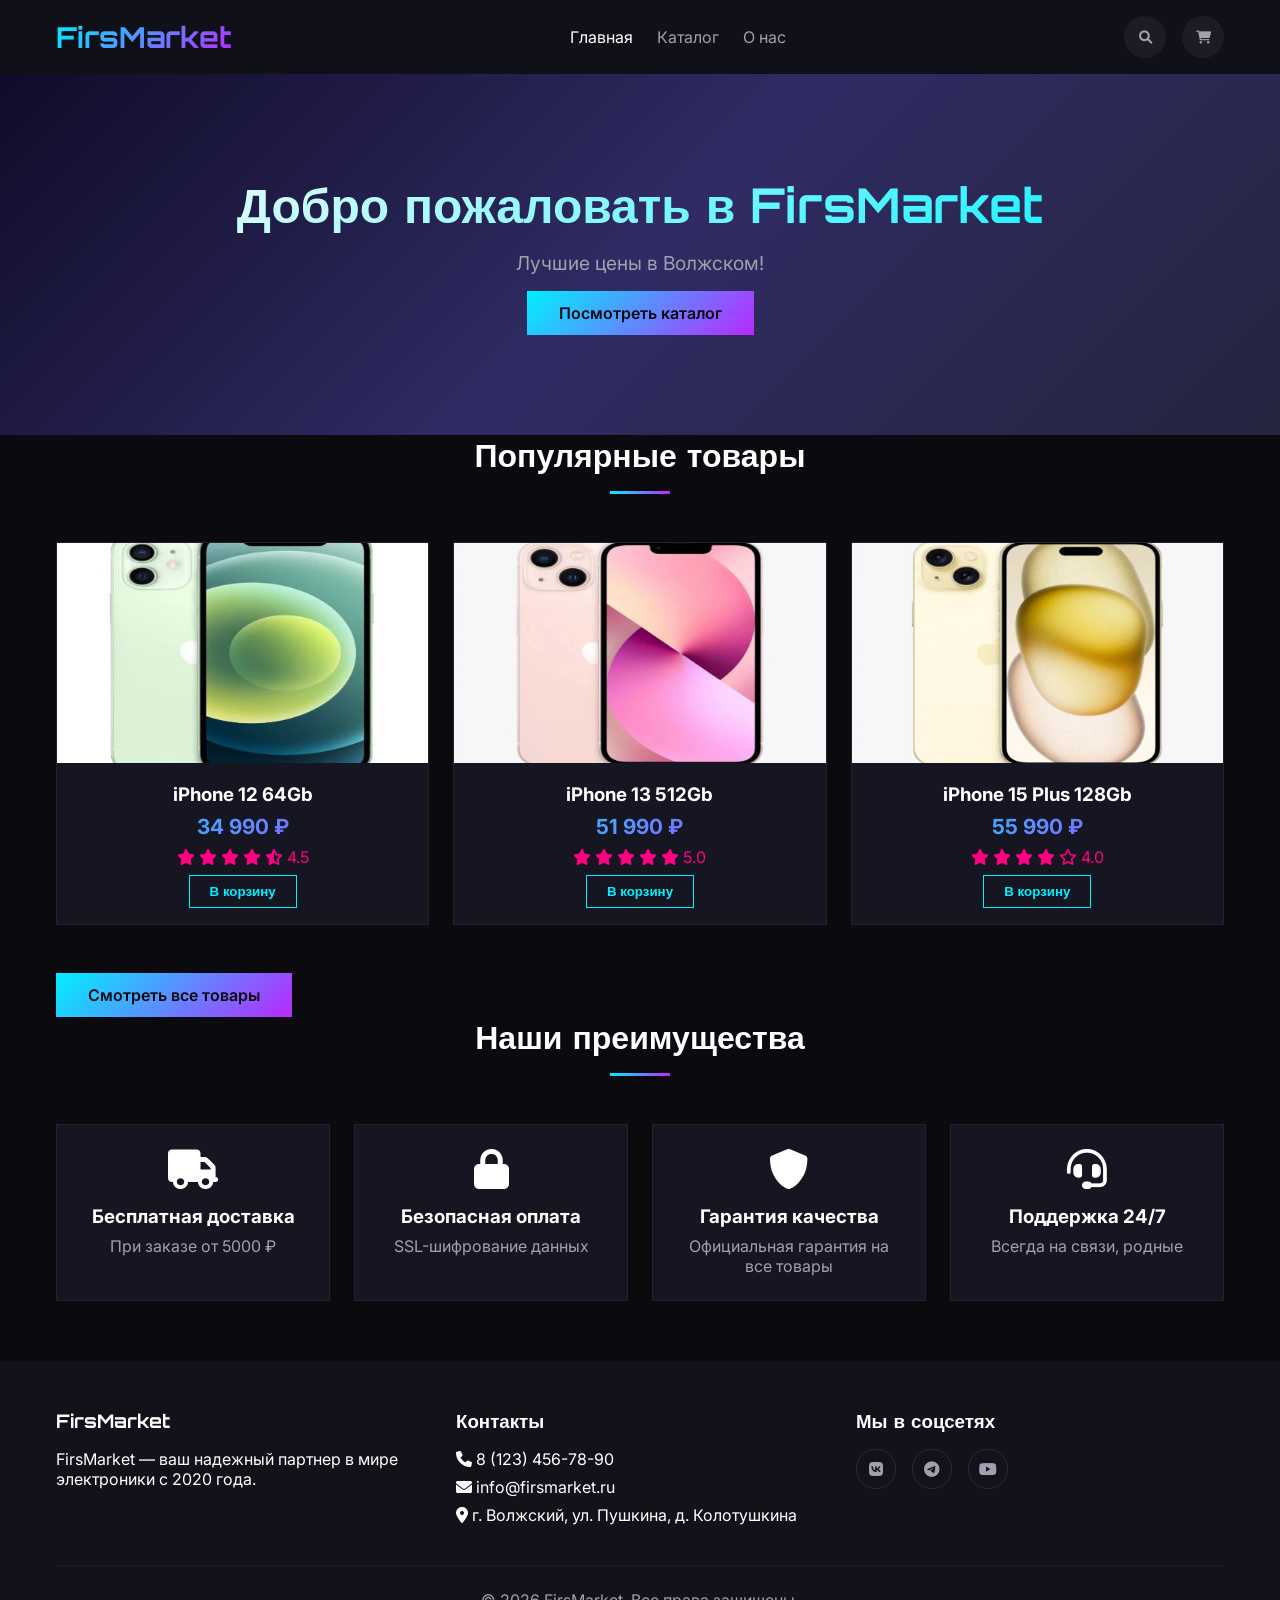
<file: index.html>
<!DOCTYPE html>
<html lang="ru">
  <head>
    <meta charset="UTF-8" />
    <meta name="viewport" content="width=device-width, initial-scale=1.0" />
    <title>FirsMarket - Главная</title>
    <link rel="stylesheet" href="style.css" />
    <link rel="stylesheet" href="https://cdnjs.cloudflare.com/ajax/libs/font-awesome/6.0.0/css/all.min.css" />
  </head>
  <body>
    <header>
      <nav class="navbar">
        <div class="container">
          <div class="logo">
            <a href="index.html">FirsMarket</a>
          </div>
          <ul class="nav-menu">
            <li><a href="index.html" class="active">Главная</a></li>
            <li><a href="catalog.html">Каталог</a></li>
            <li><a href="about.html">О нас</a></li>
          </ul>
          <div class="nav-icons">
            <button><i class="fas fa-search"></i></button>
            <button><i class="fas fa-shopping-cart"></i></button>
          </div>
          <div class="menu-toggle">
            <span></span>
            <span></span>
            <span></span>
          </div>
        </div>
      </nav>
    </header>

    <section class="hero">
      <div class="container">
        <h1>Добро пожаловать в FirsMarket</h1>
        <p>Лучшие цены в Волжском!</p>
        <a href="catalog.html" class="btn btn-primary">Посмотреть каталог</a>
      </div>
    </section>

    <section class="popular-products">
      <div class="container">
        <h2 class="section-title">Популярные товары</h2>
        <div class="products-grid">
          <div class="product-card">
            <img src="img/product-1.jpg" alt="iPhone 12 64Gb" />
            <h3>iPhone 12 64Gb</h3>
            <div class="price">34 990 ₽</div>
            <div class="rating">
              <i class="fas fa-star"></i>
              <i class="fas fa-star"></i>
              <i class="fas fa-star"></i>
              <i class="fas fa-star"></i>
              <i class="fas fa-star-half-alt"></i>
              <span>4.5</span>
            </div>
            <button class="btn">В корзину</button>
          </div>

          <div class="product-card">
            <img src="img/product-2.jpg" alt="iPhone 13 512Gb" />
            <h3>iPhone 13 512Gb</h3>
            <div class="price">51 990 ₽</div>
            <div class="rating">
              <i class="fas fa-star"></i>
              <i class="fas fa-star"></i>
              <i class="fas fa-star"></i>
              <i class="fas fa-star"></i>
              <i class="fas fa-star"></i>
              <span>5.0</span>
            </div>
            <button class="btn">В корзину</button>
          </div>

          <div class="product-card">
            <img src="img/product-3.jpg" alt="iPhone 15 Plus 128Gb" />
            <h3>iPhone 15 Plus 128Gb</h3>
            <div class="price">55 990 ₽</div>
            <div class="rating">
              <i class="fas fa-star"></i>
              <i class="fas fa-star"></i>
              <i class="fas fa-star"></i>
              <i class="fas fa-star"></i>
              <i class="far fa-star"></i>
              <span>4.0</span>
            </div>
            <button class="btn">В корзину</button>
          </div>
        </div>
        <div class="text-center">
          <a href="catalog.html" class="btn btn-primary">Смотреть все товары</a>
        </div>
      </div>
    </section>

    <section class="benefits">
      <div class="container">
        <h2 class="section-title">Наши преимущества</h2>
        <div class="benefits-grid">
          <div class="benefit-item">
            <i class="fas fa-truck"></i>
            <h3>Бесплатная доставка</h3>
            <p>При заказе от 5000 ₽</p>
          </div>
          <div class="benefit-item">
            <i class="fas fa-lock"></i>
            <h3>Безопасная оплата</h3>
            <p>SSL-шифрование данных</p>
          </div>
          <div class="benefit-item">
            <i class="fas fa-shield-alt"></i>
            <h3>Гарантия качества</h3>
            <p>Официальная гарантия на все товары</p>
          </div>
          <div class="benefit-item">
            <i class="fas fa-headset"></i>
            <h3>Поддержка 24/7</h3>
            <p>Всегда на связи, родные</p>
          </div>
        </div>
      </div>
    </section>

    <footer>
      <div class="container">
        <div class="footer-content">
          <div class="footer-section">
            <h3>FirsMarket</h3>
            <p>FirsMarket — ваш надежный партнер в мире электроники с 2020 года.</p>
          </div>
          <div class="footer-section">
            <h3>Контакты</h3>
            <ul>
              <li><i class="fas fa-phone"></i> 8 (123) 456-78-90</li>
              <li><i class="fas fa-envelope"></i> info@firsmarket.ru</li>
              <li><i class="fas fa-map-marker-alt"></i> г. Волжский, ул. Пушкина, д. Колотушкина</li>
            </ul>
          </div>
          <div class="footer-section">
            <h3>Мы в соцсетях</h3>
            <div class="social-links">
              <a href="#"><i class="fab fa-vk"></i></a>
              <a href="#"><i class="fab fa-telegram"></i></a>
              <a href="#"><i class="fab fa-youtube"></i></a>
            </div>
          </div>
        </div>
        <div class="copyright">
          <p>&copy; 2026 FirsMarket. Все права защищены.</p>
        </div>
      </div>
    </footer>

    <script>
      document.querySelector(".menu-toggle").addEventListener("click", function () {
        document.querySelector(".nav-menu").classList.toggle("active");
      });
    </script>
  </body>
  </html>
</file>
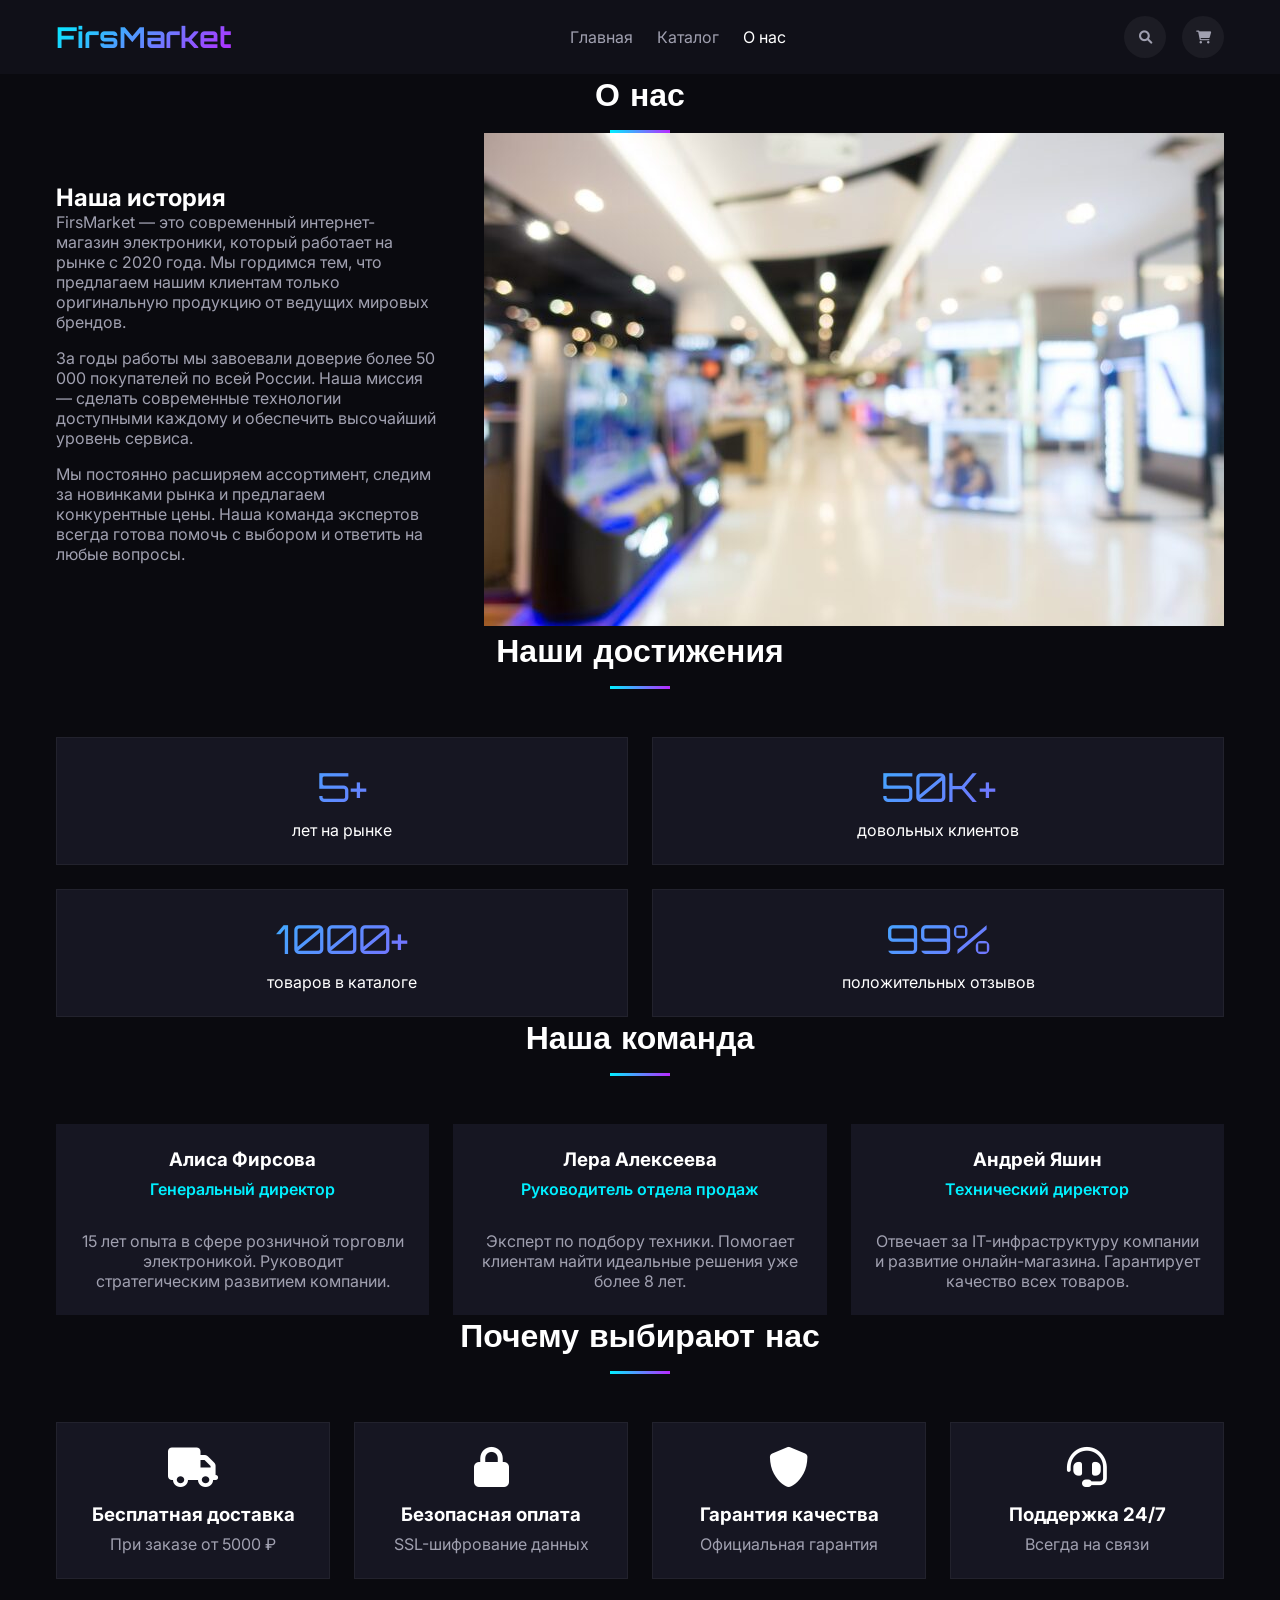
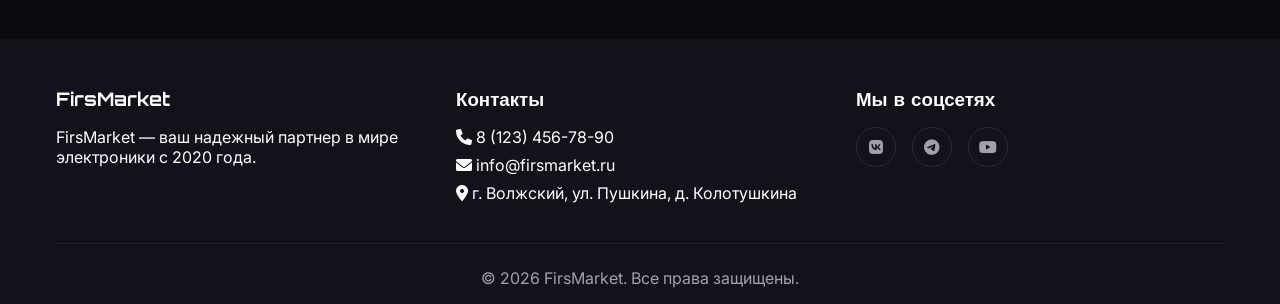
<file: about.html>
<!DOCTYPE html>
<html lang="ru-RU">
  <head>
    <meta charset="UTF-8" />
    <meta name="viewport" content="width=device-width, initial-scale=1.0" />
    <title>FirsMarket - О нас</title>
    <link rel="stylesheet" href="style.css" />
    <link rel="stylesheet" href="https://cdnjs.cloudflare.com/ajax/libs/font-awesome/6.0.0/css/all.min.css" />
  </head>
  <body>
     <header>
      <nav class="navbar">
        <div class="container">
          <div class="logo">
            <a href="index.html">FirsMarket</a>
          </div>
          <ul class="nav-menu">
            <li><a href="index.html">Главная</a></li>
            <li><a href="catalog.html">Каталог</a></li>
            <li><a href="about.html" class="active">О нас</a></li>
          </ul>
          <div class="nav-icons">
            <button><i class="fas fa-search"></i></button>
            <button><i class="fas fa-shopping-cart"></i></button>
          </div>
          <div class="menu-toggle">
            <span></span>
            <span></span>
            <span></span>
          </div>
        </div>
      </nav>
    </header>

    <section class="page-header" style="padding: var(--spacing-xl) 0; background: var(--light-bg)">
      <div class="container">
        <h1 class="section-title" style="margin-bottom: 0">О нас</h1>
      </div>
    </section>

    <section class="about-story">
      <div class="container">
        <div class="about-content">
          <h2>Наша история</h2>
          <p>
            FirsMarket — это современный интернет-магазин электроники, который работает на рынке с 2020 года. Мы гордимся тем, что предлагаем
            нашим клиентам только оригинальную продукцию от ведущих мировых брендов.
          </p>
          <p>
            За годы работы мы завоевали доверие более 50 000 покупателей по всей России. Наша миссия — сделать современные технологии
            доступными каждому и обеспечить высочайший уровень сервиса.
          </p>
          <p>
            Мы постоянно расширяем ассортимент, следим за новинками рынка и предлагаем конкурентные цены. Наша команда экспертов всегда
            готова помочь с выбором и ответить на любые вопросы.
          </p>
        </div>
        <div class="about-image">
          <img src="img/banner.jpg" alt="Наш магазин" />
        </div>
      </div>
    </section>

    <section class="stats" style="padding: var(--spacing-xl) 0; background: var(--light-bg)">
      <div class="container">
        <h2 class="section-title">Наши достижения</h2>
        <div class="stats-grid">
          <div class="stat-item">
            <span class="stat-number">5+</span>
            <span class="stat-label">лет на рынке</span>
          </div>
          <div class="stat-item">
            <span class="stat-number">50K+</span>
            <span class="stat-label">довольных клиентов</span>
          </div>
          <div class="stat-item">
            <span class="stat-number">1000+</span>
            <span class="stat-label">товаров в каталоге</span>
          </div>
          <div class="stat-item">
            <span class="stat-number">99%</span>
            <span class="stat-label">положительных отзывов</span>
          </div>
        </div>
      </div>
    </section>

<section class="team">
  <div class="container">
    <h2 class="section-title">Наша команда</h2>
    <div class="team-grid">
      <div class="team-card">
        <h3>Алиса Фирсова</h3>
        <p class="position">Генеральный директор</p>
        <p>15 лет опыта в сфере розничной торговли электроникой. Руководит стратегическим развитием компании.</p>
      </div>
      <div class="team-card">
        <h3>Лера Алексеева</h3>
        <p class="position">Руководитель отдела продаж</p>
        <p>Эксперт по подбору техники. Помогает клиентам найти идеальные решения уже более 8 лет.</p>
      </div>
      <div class="team-card">
        <h3>Андрей Яшин</h3>
        <p class="position">Технический директор</p>
        <p>Отвечает за IT-инфраструктуру компании и развитие онлайн-магазина. Гарантирует качество всех товаров.</p>
      </div>
    </div>
  </div>
</section>

    <section class="benefits" style="padding-top: 0">
      <div class="container">
        <h2 class="section-title">Почему выбирают нас</h2>
        <div class="benefits-grid">
          <div class="benefit-item">
            <i class="fas fa-truck"></i>
            <h3>Бесплатная доставка</h3>
            <p>При заказе от 5000 ₽</p>
          </div>
          <div class="benefit-item">
            <i class="fas fa-lock"></i>
            <h3>Безопасная оплата</h3>
            <p>SSL-шифрование данных</p>
          </div>
          <div class="benefit-item">
            <i class="fas fa-shield-alt"></i>
            <h3>Гарантия качества</h3>
            <p>Официальная гарантия</p>
          </div>
          <div class="benefit-item">
            <i class="fas fa-headset"></i>
            <h3>Поддержка 24/7</h3>
            <p>Всегда на связи</p>
          </div>
        </div>
      </div>
    </section>
    <footer>
      <div class="container">
        <div class="footer-content">
          <div class="footer-section">
            <h3>FirsMarket</h3>
            <p>FirsMarket — ваш надежный партнер в мире электроники с 2020 года.</p>
          </div>
          <div class="footer-section">
            <h3>Контакты</h3>
            <ul>
              <li><i class="fas fa-phone"></i> 8 (123) 456-78-90</li>
              <li><i class="fas fa-envelope"></i> info@firsmarket.ru</li>
              <li><i class="fas fa-map-marker-alt"></i> г. Волжский, ул. Пушкина, д. Колотушкина</li>
            </ul>
          </div>
          <div class="footer-section">
            <h3>Мы в соцсетях</h3>
            <div class="social-links">
              <a href="#"><i class="fab fa-vk"></i></a>
              <a href="#"><i class="fab fa-telegram"></i></a>
              <a href="#"><i class="fab fa-youtube"></i></a>
            </div>
          </div>
        </div>
        <div class="copyright">
          <p>&copy; 2026 FirsMarket. Все права защищены.</p>
        </div>
      </div>
    </footer>
    <script>
      document.querySelector(".menu-toggle").addEventListener("click", function () {
        document.querySelector(".nav-menu").classList.toggle("active");
      });
    </script>
  </body>
</html>
</file>
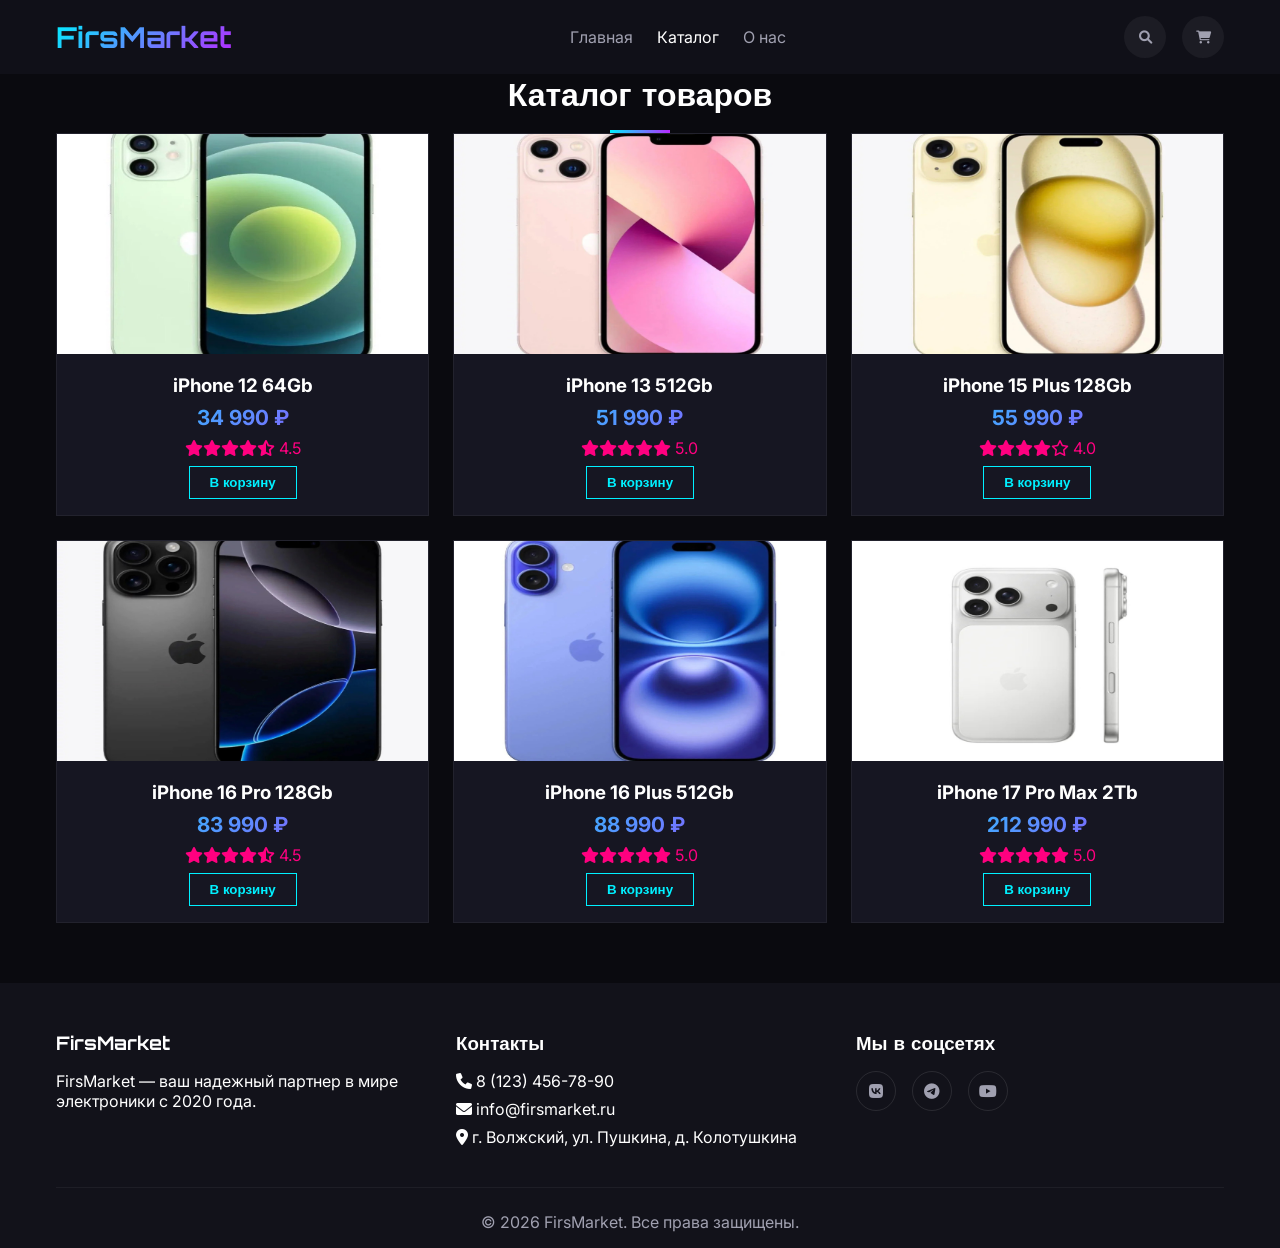
<file: catalog.html>
<!DOCTYPE html>
<html lang="ru-RU">

<head>
    <meta charset="UTF-8">
    <meta name="viewport" content="width=device-width, initial-scale=1.0">
    <title>FirsMarket - Каталог товаров</title>
    <link rel="stylesheet" href="style.css">
    <link rel="stylesheet" href="https://cdnjs.cloudflare.com/ajax/libs/font-awesome/6.0.0/css/all.min.css">
</head>

<body>
 <header>
        <nav class="navbar">
            <div class="container">
                <div class="logo">
                    <a href="index.html">FirsMarket</a>
                </div>
                <ul class="nav-menu">
                    <li><a href="index.html">Главная</a></li>
                    <li><a href="catalog.html" class="active">Каталог</a></li>
                    <li><a href="about.html">О нас</a></li>
                </ul>
                <div class="nav-icons">
                    <button><i class="fas fa-search"></i></button>
                    <button><i class="fas fa-shopping-cart"></i></button>
                </div>
                <div class="menu-toggle">
                    <span></span>
                    <span></span>
                    <span></span>
                </div>
            </div>
        </nav>
    </header>

    <section class="page-header" style="padding: var(--spacing-xl) 0; background: var(--light-bg);">
        <div class="container">
            <h1 class="section-title" style="margin-bottom: 0;">Каталог товаров</h1>
        </div>
    </section>

    <section class="catalog" style="padding: var(--spacing-xl) 0;">
        <div class="container">
            <div class="products-grid">
                <div class="product-card">
                    <img src="img/product-1.jpg" alt="iPhone 12 64Gb">
                    <h3>iPhone 12 64Gb</h3>
                    <div class="price">34 990 ₽</div>
                    <div class="rating">
                        <i class="fas fa-star"></i><i class="fas fa-star"></i><i class="fas fa-star"></i><i
                            class="fas fa-star"></i><i class="fas fa-star-half-alt"></i>
                        <span>4.5</span>
                    </div>
                    <button class="btn">В корзину</button>
                </div>

                <div class="product-card">
                    <img src="img/product-2.jpg" alt="iPhone 13 512Gb">
                    <h3>iPhone 13 512Gb</h3>
                    <div class="price">51 990 ₽</div>
                    <div class="rating">
                        <i class="fas fa-star"></i><i class="fas fa-star"></i><i class="fas fa-star"></i><i
                            class="fas fa-star"></i><i class="fas fa-star"></i>
                        <span>5.0</span>
                    </div>
                    <button class="btn">В корзину</button>
                </div>

                <div class="product-card">
                    <img src="img/product-3.jpg" alt="iPhone 15 Plus 128Gb">
                    <h3>iPhone 15 Plus 128Gb</h3>
                    <div class="price">55 990 ₽</div>
                    <div class="rating">
                        <i class="fas fa-star"></i><i class="fas fa-star"></i><i class="fas fa-star"></i><i
                            class="fas fa-star"></i><i class="far fa-star"></i>
                        <span>4.0</span>
                    </div>
                    <button class="btn">В корзину</button>
                </div>

                <div class="product-card">
                    <img src="img/product-4.jpg" alt="iPhone 16 Pro 128Gb">
                    <h3>iPhone 16 Pro 128Gb</h3>
                    <div class="price">83 990 ₽</div>
                    <div class="rating">
                        <i class="fas fa-star"></i><i class="fas fa-star"></i><i class="fas fa-star"></i><i
                            class="fas fa-star"></i><i class="fas fa-star-half-alt"></i>
                        <span>4.5</span>
                    </div>
                    <button class="btn">В корзину</button>
                </div>

                <div class="product-card">
                    <img src="img/product-5.jpg" alt="iPhone 16 Plus 512Gb">
                    <h3>iPhone 16 Plus 512Gb</h3>
                    <div class="price">88 990 ₽</div>
                    <div class="rating">
                        <i class="fas fa-star"></i><i class="fas fa-star"></i><i class="fas fa-star"></i><i
                            class="fas fa-star"></i><i class="fas fa-star"></i>
                        <span>5.0</span>
                    </div>
                    <button class="btn">В корзину</button>
                </div>

                <div class="product-card">
                    <img src="img/product-6.jpg" alt="iPhone 17 Pro Max 2Tb">
                    <h3>iPhone 17 Pro Max 2Tb</h3>
                    <div class="price">212 990 ₽</div>
                    <div class="rating">
                        <i class="fas fa-star"></i><i class="fas fa-star"></i><i class="fas fa-star"></i><i
                            class="fas fa-star"></i><i class="fas fa-star"></i>
                        <span>5.0</span>
                    </div>
                    <button class="btn">В корзину</button>
                </div>



            </div>
        </div>
        </div>
    </section>

    <footer>
      <div class="container">
        <div class="footer-content">
          <div class="footer-section">
            <h3>FirsMarket</h3>
            <p>FirsMarket — ваш надежный партнер в мире электроники с 2020 года.</p>
          </div>
          <div class="footer-section">
            <h3>Контакты</h3>
            <ul>
              <li><i class="fas fa-phone"></i> 8 (123) 456-78-90</li>
              <li><i class="fas fa-envelope"></i> info@firsmarket.ru</li>
              <li><i class="fas fa-map-marker-alt"></i> г. Волжский, ул. Пушкина, д. Колотушкина</li>
            </ul>
          </div>
          <div class="footer-section">
            <h3>Мы в соцсетях</h3>
            <div class="social-links">
              <a href="#"><i class="fab fa-vk"></i></a>
              <a href="#"><i class="fab fa-telegram"></i></a>
              <a href="#"><i class="fab fa-youtube"></i></a>
            </div>
          </div>
        </div>
        <div class="copyright">
          <p>&copy; 2026 FirsMarket. Все права защищены.</p>
        </div>
      </div>
    </footer>

    <script>
        document.querySelector('.menu-toggle').addEventListener('click', function () {
            document.querySelector('.nav-menu').classList.toggle('active');
        });
    </script>
</body>
</html>
</file>
<file: style.css>
@import url('https://fonts.googleapis.com/css2?family=Inter:wght@300;400;500;600;700&family=Orbitron:wght@500;700&display=swap');

* {
    margin: 0;
    padding: 0;
    box-sizing: border-box;
}

:root {
    --bg-primary: #0a0a0f;
    --bg-secondary: #12121a;
    --bg-card: #161622;
    --neon-cyan: #00f0ff;
    --neon-purple: #b829ff;
    --text-primary: #ffffff;
    --text-secondary: #a0a0b0;
    --container-width: 1200px;
}

body {
    font-family: 'Inter', sans-serif;
    background: var(--bg-primary);
    color: var(--text-primary);
}

.container {
    max-width: var(--container-width);
    margin: 0 auto;
    padding: 0 16px;
}

/* Навигация */
.navbar {
    background: rgba(18, 18, 26, 0.85);
    backdrop-filter: blur(12px);
    padding: 16px 0;
    position: sticky;
    top: 0;
}

.navbar .container {
    display: flex;
    justify-content: space-between;
    align-items: center;
}

.logo a {
    font-family: 'Orbitron', sans-serif;
    font-size: 1.8rem;
    font-weight: 700;
    text-decoration: none;
    background: linear-gradient(135deg, var(--neon-cyan), var(--neon-purple));
    -webkit-background-clip: text;
    -webkit-text-fill-color: transparent;
}

.nav-menu {
    display: flex;
    list-style: none;
    gap: 24px;
}

.nav-menu a {
    color: var(--text-secondary);
    text-decoration: none;
    transition: color 0.3s;
}

.nav-menu a:hover,
.nav-menu a.active {
    color: var(--text-primary);
}

.nav-icons {
    display: flex;
    gap: 16px;
}

.nav-icons button {
    background: rgba(255,255,255,0.05);
    border: none;
    color: var(--text-secondary);
    cursor: pointer;
    width: 42px;
    height: 42px;
    border-radius: 50%;
    transition: all 0.3s;
}

.nav-icons button:hover {
    background: rgba(0,240,255,0.1);
    color: var(--neon-cyan);
}

.menu-toggle {
    display: none;
    flex-direction: column;
    cursor: pointer;
    gap: 5px;
}

.menu-toggle span {
    width: 28px;
    height: 2px;
    background: var(--neon-cyan);
}
/* Hero секция */
.hero {
    background: linear-gradient(135deg, #0f0c29, #302b63, #24243e);
    padding: 100px 0;
    text-align: center;
}

.hero h1 {
    font-family: 'Orbitron', sans-serif;
    font-size: 3rem;
    background: linear-gradient(135deg, white, var(--neon-cyan));
    -webkit-background-clip: text;
    -webkit-text-fill-color: transparent;
}

.hero p {
    font-size: 1.2rem;
    color: var(--text-secondary);
    max-width: 600px;
    margin: 16px auto;
}

/* Кнопки */
.btn {
    display: inline-block;
    padding: 12px 32px;
    text-decoration: none;
    font-weight: 600;
    transition: all 0.3s;
}

.btn-primary {
    background: linear-gradient(135deg, var(--neon-cyan), var(--neon-purple));
    color: var(--bg-primary);
}

.btn-primary:hover {
    transform: translateY(-2px);
    filter: brightness(1.1);
}

.btn-outline {
    border: 2px solid var(--neon-cyan);
    color: var(--neon-cyan);
}

.btn-outline:hover {
    background: rgba(0,240,255,0.1);
}

/* Заголовки секций */
.section-title {
    text-align: center;
    font-family: 'Orbitron', sans-serif;
    font-size: 2rem;
    margin-bottom: 48px;
}

.section-title::after {
    content: '';
    display: block;
    width: 60px;
    height: 3px;
    background: linear-gradient(90deg, var(--neon-cyan), var(--neon-purple));
    margin: 16px auto 0;
}

/* Сетка товаров */
.products-grid {
    display: grid;
    grid-template-columns: repeat(auto-fit, minmax(280px, 1fr));
    gap: 24px;
    margin-bottom: 48px;
}

/* Карточка товара */
.product-card {
    background: var(--bg-card);
    border: 1px solid rgba(255,255,255,0.05);
    text-align: center;
    padding-bottom: 16px;
    transition: all 0.3s;
}

.product-card:hover {
    transform: translateY(-10px);
    box-shadow: 0 0 30px rgba(0,240,255,0.1);
}

.product-card img {
    width: 100%;
    height: 220px;
    object-fit: cover;
    transition: transform 0.3s;
}

.product-card:hover img {
    transform: scale(1.05);
}

.product-card h3 {
    margin: 16px 0 8px;
}

.product-card .price {
    background: linear-gradient(135deg, var(--neon-cyan), var(--neon-purple));
    -webkit-background-clip: text;
    -webkit-text-fill-color: transparent;
    font-size: 1.3rem;
    font-weight: 700;
}

.product-card .rating {
    color: #ff0080;
    margin: 8px 0;
}

.product-card .btn {
    background: transparent;
    border: 1px solid var(--neon-cyan);
    color: var(--neon-cyan);
    padding: 8px 20px;
}

.product-card .btn:hover {
    background: var(--neon-cyan);
    color: var(--bg-primary);
}
.benefits-grid {
    display: grid;
    grid-template-columns: repeat(auto-fit, minmax(250px, 1fr));
    gap: 24px;
}

.benefit-item {
    text-align: center;
    padding: 24px;
    background: var(--bg-card);
    border: 1px solid rgba(255,255,255,0.05);
    transition: all 0.3s;
}

.benefit-item:hover {
    transform: translateY(-5px);
    border-color: var(--neon-cyan);
}

.benefit-item i {
    font-size: 2.5rem;
    margin-bottom: 16px;
    display: block;
}

.benefit-item h3 {
    margin-bottom: 8px;
}

.benefit-item p {
    color: var(--text-secondary);
}
/* О нас */
.about-story .container {
    display: grid;
    grid-template-columns: 1fr 1fr;
    gap: 48px;
    align-items: center;
}

.about-story p {
    color: var(--text-secondary);
    margin-bottom: 16px;
}

.stats-grid {
    display: grid;
    grid-template-columns: repeat(2, 1fr);
    gap: 24px;
    margin-top: 32px;
}

.stat-item {
    text-align: center;
    padding: 24px;
    background: var(--bg-card);
    border: 1px solid rgba(255,255,255,0.05);
}

.stat-number {
    font-family: 'Orbitron', sans-serif;
    font-size: 2.5rem;
    background: linear-gradient(135deg, var(--neon-cyan), var(--neon-purple));
    -webkit-background-clip: text;
    -webkit-text-fill-color: transparent;
    display: block;
    margin-bottom: 8px;
}

/* Команда */
.team-grid {
    display: grid;
    grid-template-columns: repeat(auto-fit, minmax(280px, 1fr));
    gap: 24px;
}

.team-card {
    background: var(--bg-card);
    text-align: center;
    transition: all 0.3s;
}

.team-card:hover {
    transform: translateY(-10px);
}

.team-card img {
    width: 100%;
    height: 300px;
    object-fit: cover;
}

.team-card h3 {
    margin-top: 24px;
}

.team-card .position {
    color: var(--neon-cyan);
    font-weight: 600;
    margin: 8px 0;
}

.team-card p {
    padding: 0 24px 24px;
    color: var(--text-secondary);
}
/* Футер */
footer {
    background: var(--bg-secondary);
    padding: 48px 0 16px;
    margin-top: 60px;
}

.footer-content {
    display: grid;
    grid-template-columns: repeat(auto-fit, minmax(250px, 1fr));
    gap: 32px;
    margin-bottom: 32px;
}

.footer-section h3 {
    font-family: 'Orbitron', sans-serif;
    margin-bottom: 16px;
}

.footer-section ul {
    list-style: none;
}

.footer-section ul li {
    margin-bottom: 8px;
}

.footer-section a {
    color: var(--text-secondary);
    text-decoration: none;
    transition: color 0.3s;
}

.footer-section a:hover {
    color: var(--neon-cyan);
}

.social-links {
    display: flex;
    gap: 16px;
    margin-top: 16px;
}

.social-links a {
    width: 40px;
    height: 40px;
    border: 1px solid rgba(255,255,255,0.1);
    display: flex;
    align-items: center;
    justify-content: center;
    border-radius: 50%;
    transition: all 0.3s;
}

.social-links a:hover {
    border-color: var(--neon-cyan);
    color: var(--neon-cyan);
    transform: translateY(-3px);
}

.copyright {
    text-align: center;
    padding-top: 24px;
    border-top: 1px solid rgba(255,255,255,0.05);
    color: var(--text-secondary);
}

@media (max-width: 768px) {
    .nav-menu {
        position: fixed;
        left: -100%;
        top: 70px;
        flex-direction: column;
        background: var(--bg-secondary);
        width: 100%;
        text-align: center;
        padding: 24px 0;
        transition: 0.3s;
    }
    
    .nav-menu.active {
        left: 0;
    }
    
    .menu-toggle {
        display: flex;
    }
    
    .hero h1 {
        font-size: 2rem;
    }
    
    .about-story .container {
        grid-template-columns: 1fr;
    }
}

@media (max-width: 480px) {
    .products-grid,
    .benefits-grid,
    .team-grid {
        grid-template-columns: 1fr;
    }
    
    .stats-grid {
        grid-template-columns: 1fr;
    }
    
    .hero {
        padding: 60px 0;
    }
    
    .hero h1 {
        font-size: 1.5rem;
    }
    
    .section-title {
        font-size: 1.5rem;
    }
}
</file>
